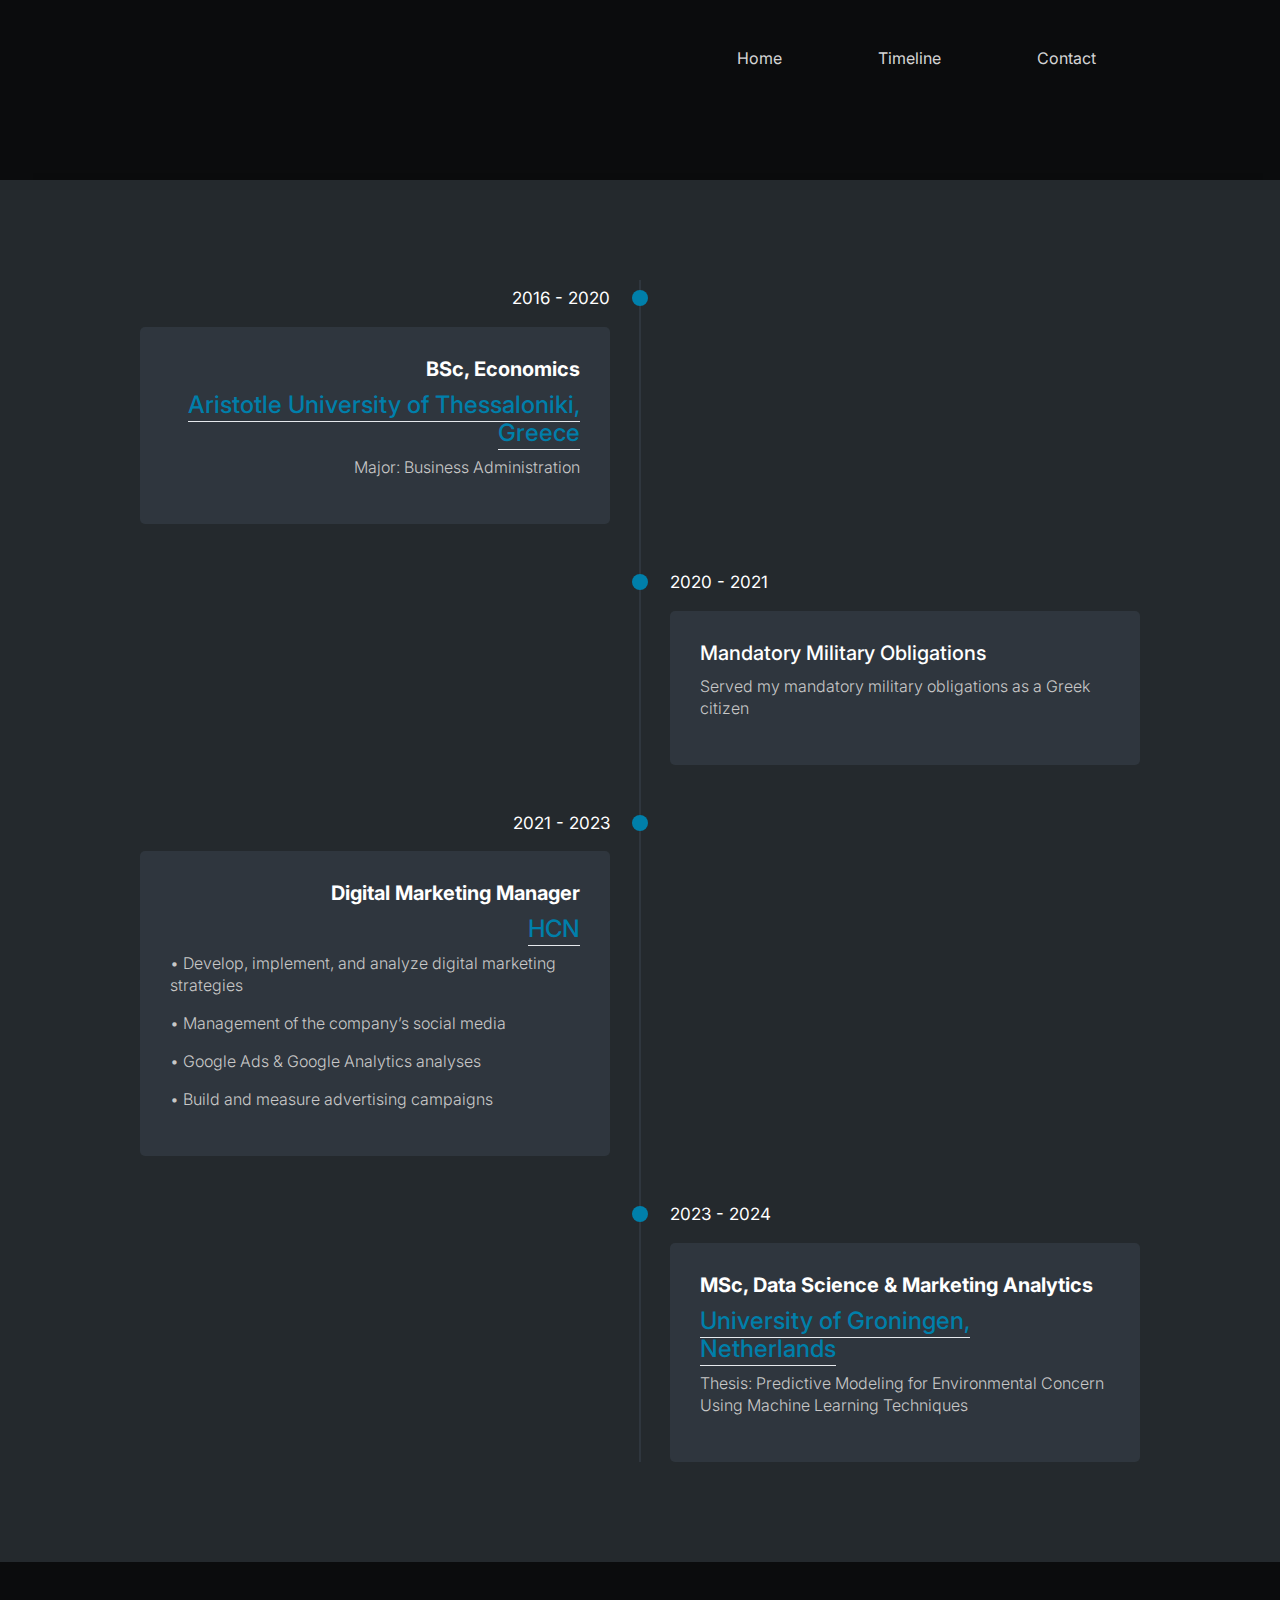
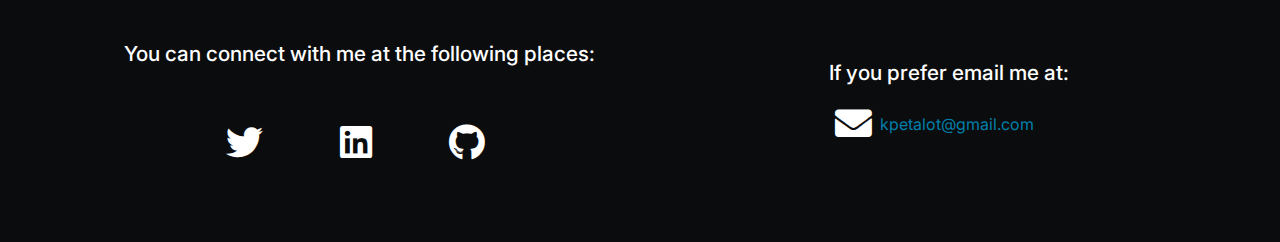
<file: timeline.html>
<!DOCTYPE html>
<html lang="en">

<head>
	<meta charset="utf-8">
	<meta name="viewport" content="width=device-width, initial-scale=1.0">
	<meta name="theme-color" content="#2E2E2E">
	<meta name="description" content="Personal website of Konstantinos Petalotis">
	<title>Timeline - Konstantinos Petalotis</title>

	<!-- STYLES -->
	<link rel="stylesheet" href="https://stackpath.bootstrapcdn.com/bootstrap/4.3.1/css/bootstrap.min.css"
		integrity="sha384-ggOyR0iXCbMQv3Xipma34MD+dH/1fQ784/j6cY/iJTQUOhcWr7x9JvoRxT2MZw1T" crossorigin="anonymous">
	<link rel="stylesheet" href="https://use.fontawesome.com/releases/v5.15.3/css/all.css" rel="preconnect prefetch">
	<link href="https://fonts.googleapis.com/icon?family=Material+Icons" rel="stylesheet">
	<link href="https://unpkg.com/aos@2.3.1/dist/aos.css" rel="stylesheet">
	<link rel="stylesheet" type="text/css" href="css/timeline.css">
	<link rel="stylesheet" href="css/styles.css">

	<!-- Jqeury -->
	<script src="https://ajax.googleapis.com/ajax/libs/jquery/3.5.1/jquery.min.js"></script>
</head>

<body>
	<div class="main">
		<div class="landing_page">
			<nav class="navbar navbar-expand-lg fadeIn-down">

				<button class="navbar-toggler ml-auto float-xs-right" type="button" data-toggle="collapse"
					data-target="#navigation" aria-controls="navbarSupportedContent" aria-expanded="false"
					aria-label="Toggle navigation" styles="color: white;">
					<span class="navbar-toggler-icon"></span>
				</button>
				<div class="collapse navbar-collapse" id="navigation">
					<ul class="navbar-nav ml-auto">
						<li class="nav-item">
							<a class="nav-link" href="index.html">Home</a>
						</li>
						<li class="nav-item">
							<a class="nav-link" href="timeline.html">Timeline</a>
						</li>
						<li class="nav-item">
							<a class="nav-link" href="#contact">Contact</a>
						</li>
					</ul>
				</div>
			</nav>
			<div class="main__section">

				<style>
					a {
						color: #007faa;
						/* Default link color */
						text-decoration: none;
						/* Remove underline */
					}

					a:hover {
						color: #00a8e1;
						/* Darker blue on hover */
					}
				</style>

				<section class="timeline-section">
					<div class="timeline-items">
						<div class="timeline-item">
							<div class="timeline-dot"></div>
							<div class="timeline-date">2016 - 2020</div>
							<div class="timeline-content">
								<h3><b>BSc, Economics</b></h3>
								<h4><a href="https://www.auth.gr/en/" target="_blank">Aristotle University of Thessaloniki, Greece</a>
								</h4>
								<p>Major: Business Administration</p>
							</div>
						</div>
						<div class="timeline-item">
							<div class="timeline-dot"></div>
							<div class="timeline-date">2020 - 2021</div>
							<div class="timeline-content">
								<h3>Μandatory military obligations</h3>
								<p>Served my mandatory military obligations as a Greek citizen</p>
							</div>
						</div>
						<div class="timeline-item">
							<div class="timeline-dot"></div>
							<div class="timeline-date">2021 - 2023</div>
							<div class="timeline-content">
								<h3><b>Digital Marketing Manager</b></h3>
								<h4><a href="https://www.hcn.gr/el/" target="_blank">HCN</a></h4>
								<p align="left">• Develop, implement, and analyze digital marketing strategies</p>
								<p align="left">• Management of the company’s social media</p>
								<p align="left">• Google Ads & Google Analytics analyses</p>
								<p align="left">• Build and measure advertising campaigns</p>
							</div>
						</div>
						<div class="timeline-item">
							<div class="timeline-dot"></div>
							<div class="timeline-date">2023 - 2024</div>
							<div class="timeline-content">
								<h3><b>MSc, Data Science & Marketing Analytics</b></h3>
								<h4><a href="https://www.rug.nl/?lang=en" target="_blank">University of Groningen, Netherlands</a></h4>
								<p>Thesis: Predictive Modeling for Environmental Concern Using Machine Learning Techniques</p>
							</div>
						</div>
					</div>
				</section>

</body>

<footer id="contact">
	<div class="footer__section">
		<div class="row no-margin">
			<div class="col-12">
				<div class="row no-margin">
					<div class="footer__section__column col-12 col-md-6">
						<div class="footer__section__column--title">
							<h3>You can connect with me at the following places:</h3>
						</div>
						<div class="footer__section__column--body">
							<div class="footer__section__column--body--social">
								<div class="row">

									<!-- Twitter -->
									<div class="col-auto">
										<a href="https://x.com/Kpetalot" data-toggle="tooltip" title="Twitter" target="_blank"
											rel="noopener"><i class="fab fa-twitter"></i></a>
									</div>

									<!-- LinkedIn -->
									<div class="col-auto">
										<a href="https://linkedin.com/in/konstantinos-petalotis" data-toggle="tooltip" title="LinkedIn"
											target="_blank" rel="noopener"><i class="fab fa-linkedin"></i></a>
									</div>

									<!-- Github -->
									<div class="col-auto">
										<a href="https://github.com/kpetalot" data-toggle="tooltip" title="GitHub" target="_blank"
											rel="noopener"><i class="fab fa-github"></i></a>
									</div>

								</div>
							</div>
						</div>
					</div>
					<div class="footer__section__column col-12 col-md-6">
						<div class="footer__section__column--title" style="width:110%;">
							<h3>If you prefer email me at:</h3>
						</div>
						<div class="footer__section__column--body">

							<!-- Email -->
							<div class="col-12 col-md email-box" style="margin-left: 14px;">
								<span>
									<i class="fas fa-envelope"></i>
									<a href="https://mail.google.com/mail/?view=cm&fs=1&to=kpetalot@gmail.com" data-toggle="tooltip"
										title="Email" target="_blank" rel="noopener">kpetalot@gmail.com
									</a>
								</span>
							</div>
						</div>

					</div>
				</div>
			</div>
		</div>
	</div>
	</div>
</footer>
<!-- Arrow navigating to the top of the page -->
<button data-scroll-class='100vh:active' id="arrow-to-top" name='go to top'><i class="fas fa-angle-up"></i></button>

</div>

</html>
</file>
<file: css/timeline.css>
@import url("https://fonts.googleapis.com/css2?family=Montserrat&display=swap");
@import url("https://fonts.googleapis.com/css2?family=Inter&display=swap");
/* Variables */
*, *::before, *::after {
  -webkit-box-sizing: border-box;
          box-sizing: border-box;
}

body, html {
  margin: 0;
  padding: 0;
  border: 0;
  font-family: 'Inter', 'Montserrat', sans-serif;
}

body .container-fluid, html .container-fluid {
  padding: 0;
}

img {
  max-width: 100%;
}

a {
  text-decoration: none;
  border-bottom: 1px solid #E6E9ED;
  padding-bottom: 2px;
  -webkit-transition: .3s;
  transition: .3s;
}

a:hover {
  text-decoration: none;
}

.fadeIn-down {
  -webkit-animation: fadein-down 1s;
  /* Safari, Chrome and Opera > 12.1 */
  /* Firefox < 16 */
  /* Internet Explorer */
  /* Opera < 12.1 */
  animation: fadein-down 1s;
}

section {
  margin-top: 5.5em;
}

@media (max-width: 768px) {
  section {
    margin-top: 3.5em;
  }
}

section h3 {
  font-weight: 600;
}

@-webkit-keyframes bg-animation {
  0% {
    background-position: left;
  }
  50% {
    background-position: right;
  }
  100% {
    background-position: left;
  }
}

@keyframes bg-animation {
  0% {
    background-position: left;
  }
  50% {
    background-position: right;
  }
  100% {
    background-position: left;
  }
}

.stand-out {
  font-weight: 600;
  font-style: italic;
}

/* MAIN */
.main {
  background: #0B0C0D;
  color: #ececec;
}

.main .navbar {
  padding-top: 2.4em;
}

.main .navbar a {
  color: #D5D5D5;
  text-decoration: none;
}

.main .navbar .navbar-brand {
  font-family: 'Comic sans',cursive;
  margin-left: 5em;
  letter-spacing: 2px;
  border-bottom: 0;
  padding-bottom: 0;
}

@media (max-width: 768px) {
  .main .navbar .navbar-brand {
    margin-left: 0.5em;
  }
}

.main .navbar .navbar-toggler {
  border-color: #ececec;
  float: right !important;
}

.main .navbar .navbar-toggler:focus {
  outline: none;
}

.main .navbar .navbar-toggler .navbar-toggler-icon {
  background-image: url("data:image/svg+xml;charset=utf8,%3Csvg viewBox='0 0 32 32' xmlns='http://www.w3.org/2000/svg'%3E%3Cpath stroke='rgba(236, 236, 236, 0.9)' stroke-width='2' stroke-linecap='round' stroke-miterlimit='10' d='M4 8h24M4 16h24M4 24h24'/%3E%3C/svg%3E");
}

.main .navbar .navbar-collapse {
  margin-right: 5em;
}

.main .navbar .nav-item a {
  margin-right: 5em;
  border: 0;
}

.main .navbar .nav-item a:after {
  display: block;
  content: '';
  border-bottom: 1px solid #ececec;
  -webkit-transform: scaleX(0);
          transform: scaleX(0);
  -webkit-transition: -webkit-transform 0.3s ease-in-out;
  transition: -webkit-transform 0.3s ease-in-out;
  transition: transform 0.3s ease-in-out;
  transition: transform 0.3s ease-in-out, -webkit-transform 0.3s ease-in-out;
  width: calc(100% + 1em);
  padding-bottom: .3em;
  -webkit-transform-origin: 0% 50%;
          transform-origin: 0% 50%;
}

.main .navbar .nav-item a:hover:after {
  -webkit-transform-origin: 0% 50%;
          transform-origin: 0% 50%;
  -webkit-transform: scaleX(1);
          transform: scaleX(1);
}

.main__section {
  -webkit-box-shadow: 8px 20px 35px -25px black;
          box-shadow: 8px 20px 35px -25px black;
}

.main__section__box {
  margin: 7em auto;
  max-width: 950px;
}

@media (max-width: 992px) {
  .main__section__box {
    margin: 3.5em auto 2.5em;
    padding: 0 2em;
  }
}

.main__section__box--prof-pic {
  text-align: center;
}

.main__section__box--prof-pic img {
  width: 100%;
  height: auto;
  max-width: 23em;
  border-radius: 50%;
}

.main__section__box--description {
  font-size: 1.2rem;
  width: 90%;
  margin: 0 auto;
  line-height: 2;
  letter-spacing: 0.1em;
}

@media (max-width: 768px) {
  .main__section__box--description {
    margin: 3em auto 1.5em;
  }
}

.main__section__box--description #greeting {
  font-size: 2em;
  margin-bottom: 0.5em;
  text-align: center;
}

.main__section .arrowDown {
  margin-bottom: 1.5em;
  text-align: center;
}

.main__section .arrowDown > svg {
  color: white;
  height: 50px;
  bottom: 10px;
  -webkit-animation: down 2s ease infinite;
          animation: down 2s ease infinite;
}

@-webkit-keyframes down {
  0% {
    opacity: 0;
    -webkit-transform: translateY(-10px);
            transform: translateY(-10px);
  }
  100% {
    opacity: 1;
  }
}

@keyframes down {
  0% {
    opacity: 0;
    -webkit-transform: translateY(-10px);
            transform: translateY(-10px);
  }
  100% {
    opacity: 1;
  }
}

.main .blog_page .main__section__header {
  text-align: center;
}

.main .blog_page .main__section__header h1 {
  font-size: 4.3em;
  margin-top: 1.5em;
  font-weight: 600;
}

.main .blog_page .main__section__header .page_description {
  margin: 3em auto 0;
  padding-bottom: 3em;
  width: 60%;
}

@media (max-width: 576px) {
  .main .blog_page .main__section__header .page_description {
    width: 80%;
  }
}

.posts-container {
  margin-top: 5em;
  text-align: center;
  color: #1A1D20;
  opacity: 0.8;
}

@media (max-width: 576px) {
  .posts-container {
    min-height: 20vh;
    width: 90%;
    margin: 5em auto;
  }
}

.timeline-section{
	background-color: #24292d;
	min-height: 100vh;
	padding: 100px 15px;
}
.timeline-items{
	max-width: 1000px;
	margin: auto;
	display: flex;
	flex-wrap: wrap;
	position: relative;
}
.timeline-items::before{
	content: '';
	position: absolute;
	width: 2px;
	height: 100%;
	background-color: #2f363e;
	left: calc(50% - 1px);
}
.timeline-item{
	margin-bottom: 40px;
	width: 100%;
	position: relative;
}
.timeline-item:last-child{
	margin-bottom: 0;
}
.timeline-item:nth-child(odd){
    padding-right: calc(50% + 30px);
	text-align: right;
}
.timeline-item:nth-child(even){
    padding-left: calc(50% + 30px);
}
.timeline-dot{
	height: 16px;
	width: 16px;
	background-color: #007faa;
	position: absolute;
	left: calc(50% - 8px);
	border-radius: 50%;
	top:10px;
}
.timeline-date{
	font-size: 17px;
	color: #ffffff;
	margin:6px 0 15px;
}
.timeline-content{
    background-color: #2f363e;
	padding: 30px;
	border-radius: 5px;
}
.timeline-content h3{
    font-size: 20px;
	color: #ffffff;
	margin:0 0 10px;
	text-transform: capitalize;
	font-weight: 500;
}
.timeline-content p{
    color: #c8c8c8;
	font-size: 16px;
	font-weight: 300;
	line-height: 22px;
}

/* responsive */
@media(max-width: 767px){
	.timeline-items::before{
		left: 7px;
	}
	.timeline-item:nth-child(odd){
		padding-right: 0;
		text-align: left;
	}
	.timeline-item:nth-child(odd),
	.timeline-item:nth-child(even){
		padding-left: 37px;
	}
	.timeline-dot{
		left:0;
	}
}

/* FOOTER */
footer {
  background-color: #0B0C0D;
  color: #fff;
}

footer .footer__section {
  width: 90%;
  max-width: 1200px;
  margin: 0 auto;
}

footer .footer__section a {
  text-decoration: none;
  border-bottom: 0;
}

footer .footer__section .no-margin {
  margin: 0;
}

footer .footer__section__column {
  text-align: center;
  -ms-flex-item-align: center;
      -ms-grid-row-align: center;
      align-self: center;
  padding: 5em 0em;
}

@media (max-width: 768px) {
  footer .footer__section__column {
    padding: 3em;
  }
}

@media (max-width: 576px) {
  footer .footer__section__column {
    padding: 3em 3em;
  }
}

@media (max-width: 372px) {
  footer .footer__section__column {
    padding: 3em 1em;
  }
}

footer .footer__section__column.meeting {
  margin-top: 0;
}

footer .footer__section__column--title {
  margin-bottom: 1.3em;
}

@media (max-width: 576px) {
  footer .footer__section__column--title {
    margin-bottom: 1em;
  }
}

footer .footer__section__column--title h3 {
  font-size: 1.3rem;
}

footer .footer__section__column--body--social .row {
  display: -webkit-box;
  display: -ms-flexbox;
  display: flex;
  -ms-flex-wrap: wrap;
      flex-wrap: wrap;
  -webkit-box-pack: justify;
      -ms-flex-pack: justify;
          justify-content: space-around;
  width: 65%;
  margin: 0 auto;
}

footer .footer__section__column--body--social i {
  margin-top: 1em;
}

@media (max-width: 768px) {
  footer .footer__section__column--body--social i {
    margin-right: 0;
  }
}

footer .footer__section__column--body i {
  font-size: 2.3rem;
  color: #fff;
  -webkit-transition: 0.3s;
  transition: 0.3s;
  margin-right: 0.2em;
}

footer .footer__section__column--body i:hover {
  color: #1544c0;
}

footer .footer__section__column--body .email-box span {
  display: -webkit-box;
  display: -ms-flexbox;
  display: flex;
  -webkit-box-align: center;
      -ms-flex-align: center;
          align-items: center;
  -webkit-box-pack: center;
      -ms-flex-pack: center;
          justify-content: center;
}

#arrow-to-top {
  position: fixed;
  width: 3.41428571em;
  height: 3.41428571em;
  background: #fff;
  border-radius: 50%;
  text-align: center;
  right: 1.85714286em;
  bottom: 3.71428571em;
  padding-top: 12px;
  -webkit-box-shadow: 0 1px 3px rgba(0, 0, 0, 0.12), 0 1px 2px rgba(0, 0, 0, 0.24);
          box-shadow: 0 1px 3px rgba(0, 0, 0, 0.12), 0 1px 2px rgba(0, 0, 0, 0.24);
  -webkit-box-shadow: 0px 0px 25px 0px rgba(0, 0, 0, 0.04);
          box-shadow: 0px 0px 25px 0px rgba(0, 0, 0, 0.04);
  z-index: 99;
  border: 1px solid #ececec;
  transition: 0.2s ease-out;
  -webkit-transition: 0.2s ease-out;
  -moz-transition: 0.2s ease-out;
  outline: none;
  border: 1px solid #1A1D20;
}

@media (max-width: 768px) {
  #arrow-to-top {
    width: 2.91428571em;
    height: 2.91428571em;
  }
}

#arrow-to-top .fas {
  color: #1A1D20;
  position: relative;
  bottom: 17.4px;
  right: 4.3px;
  padding: 15px;
  font-size: 30px;
}

@media (max-width: 768px) {
  #arrow-to-top .fas {
    right: 0.27em;
    bottom: 0.7em;
  }
}

#arrow-to-top:not(.active) {
  opacity: 0;
  transform: translate3d(0, 20px, 0);
  -webkit-transform: translate3d(0, 20px, 0);
  /*pointer-events: none;*/
}

#arrow-to-top.active:hover {
  cursor: pointer;
  transform: translate3d(0, -3px, 0);
  -webkit-transform: translate3d(0, -3px, 0);
}

@keyframes fadein-down {
  from {
    opacity: 0;
    -webkit-transform: translateY(-30px);
  }
  to {
    opacity: 1;
    -webkit-transform: translateY(0%);
  }
}

/* Firefox < 16 */

/* Safari, Chrome and Opera > 12.1 */
@-webkit-keyframes fadein-down {
  from {
    opacity: 0;
    -webkit-transform: translateY(-30px);
  }
  to {
    opacity: 1;
    -webkit-transform: translateY(0%);
  }
}

/* Internet Explorer */
/*# sourceMappingURL=styles.css.map */
</file>
<file: css/styles.css>
@import url("https://fonts.googleapis.com/css2?family=Montserrat&display=swap");
@import url("https://fonts.googleapis.com/css2?family=Inter&display=swap");
/* Variables */
*, *::before, *::after {
  -webkit-box-sizing: border-box;
          box-sizing: border-box;
}

body, html {
  margin: 0;
  padding: 0;
  border: 0;
  font-family: 'Inter', 'Montserrat', sans-serif;
}

body .container-fluid, html .container-fluid {
  padding: 0;
}

img {
  max-width: 100%;
}

a {
  text-decoration: none;
  border-bottom: 1px solid #E6E9ED;
  padding-bottom: 2px;
  -webkit-transition: .3s;
  transition: .3s;
}

a:hover {
  text-decoration: none;
}

.fadeIn-down {
  -webkit-animation: fadein-down 1s;
  /* Safari, Chrome and Opera > 12.1 */
  /* Firefox < 16 */
  /* Internet Explorer */
  /* Opera < 12.1 */
  animation: fadein-down 1s;
}

section {
  margin-top: 5.5em;
}

@media (max-width: 768px) {
  section {
    margin-top: 3.5em;
  }
}

section h3 {
  font-weight: 600;
}

@-webkit-keyframes bg-animation {
  0% {
    background-position: left;
  }
  50% {
    background-position: right;
  }
  100% {
    background-position: left;
  }
}

@keyframes bg-animation {
  0% {
    background-position: left;
  }
  50% {
    background-position: right;
  }
  100% {
    background-position: left;
  }
}

.stand-out {
  font-weight: 600;
  font-style: italic;
}

/* MAIN */
.main {
  background: #0B0C0D;
  color: #ececec;
}

.main .navbar {
  padding-top: 2.4em;
}

.main .navbar a {
  color: #D5D5D5;
  text-decoration: none;
}

.main .navbar .navbar-brand {
  font-family: 'Comic sans',cursive;
  margin-left: 5em;
  letter-spacing: 2px;
  border-bottom: 0;
  padding-bottom: 0;
}

@media (max-width: 768px) {
  .main .navbar .navbar-brand {
    margin-left: 0.5em;
  }
}

.main .navbar .navbar-toggler {
  border-color: #ececec;
  float: right !important;
}

.main .navbar .navbar-toggler:focus {
  outline: none;
}

.main .navbar .navbar-toggler .navbar-toggler-icon {
  background-image: url("data:image/svg+xml;charset=utf8,%3Csvg viewBox='0 0 32 32' xmlns='http://www.w3.org/2000/svg'%3E%3Cpath stroke='rgba(236, 236, 236, 0.9)' stroke-width='2' stroke-linecap='round' stroke-miterlimit='10' d='M4 8h24M4 16h24M4 24h24'/%3E%3C/svg%3E");
}

.main .navbar .navbar-collapse {
  margin-right: 5em;
}

.main .navbar .nav-item a {
  margin-right: 5em;
  border: 0;
}

.main .navbar .nav-item a:after {
  display: block;
  content: '';
  border-bottom: 1px solid #ececec;
  -webkit-transform: scaleX(0);
          transform: scaleX(0);
  -webkit-transition: -webkit-transform 0.3s ease-in-out;
  transition: -webkit-transform 0.3s ease-in-out;
  transition: transform 0.3s ease-in-out;
  transition: transform 0.3s ease-in-out, -webkit-transform 0.3s ease-in-out;
  width: calc(100% + 1em);
  padding-bottom: .3em;
  -webkit-transform-origin: 0% 50%;
          transform-origin: 0% 50%;
}

.main .navbar .nav-item a:hover:after {
  -webkit-transform-origin: 0% 50%;
          transform-origin: 0% 50%;
  -webkit-transform: scaleX(1);
          transform: scaleX(1);
}

.main__section {
  -webkit-box-shadow: 8px 20px 35px -25px black;
          box-shadow: 8px 20px 35px -25px black;
}

.main__section__box {
  margin: 7em auto;
  max-width: 950px;
}

@media (max-width: 992px) {
  .main__section__box {
    margin: 3.5em auto 2.5em;
    padding: 0 2em;
  }
}

.main__section__box--prof-pic {
  text-align: center;
}

.main__section__box--prof-pic img {
  width: 100%;
  height: auto;
  max-width: 23em;
  border-radius: 50%;
}

.main__section__box--description {
  font-size: 1.2rem;
  width: 100%;
  margin: 0 auto;
  line-height: 2;
  letter-spacing: 0.1em;
}

@media (max-width: 768px) {
  .main__section__box--description {
    margin: 3em auto 1.5em;
  }
}

.main__section__box--description #greeting {
  font-size: 2em;
  margin-bottom: 0.5em;
  text-align: center;
}

.main__section .arrowDown {
  margin-bottom: 1.5em;
  text-align: center;
}

.main__section .arrowDown > svg {
  color: white;
  height: 50px;
  bottom: 10px;
  -webkit-animation: down 2s ease infinite;
          animation: down 2s ease infinite;
}

@-webkit-keyframes down {
  0% {
    opacity: 0;
    -webkit-transform: translateY(-10px);
            transform: translateY(-10px);
  }
  100% {
    opacity: 1;
  }
}

@keyframes down {
  0% {
    opacity: 0;
    -webkit-transform: translateY(-10px);
            transform: translateY(-10px);
  }
  100% {
    opacity: 1;
  }
}

.main .blog_page .main__section__header {
  text-align: center;
}

.main .blog_page .main__section__header h1 {
  font-size: 4.3em;
  margin-top: 1.5em;
  font-weight: 600;
}

.main .blog_page .main__section__header .page_description {
  margin: 3em auto 0;
  padding-bottom: 3em;
  width: 60%;
}

@media (max-width: 576px) {
  .main .blog_page .main__section__header .page_description {
    width: 80%;
  }
}

.posts-container {
  margin-top: 5em;
  text-align: center;
  color: #1A1D20;
  opacity: 0.8;
}

@media (max-width: 576px) {
  .posts-container {
    min-height: 20vh;
    width: 90%;
    margin: 5em auto;
  }
}

/* ABOUT ME */
.about-me {
  font-size: 1.2rem;
}

.about-me__section {
  width: 90%;
  max-width: 950px;
  margin: 0 auto;
  padding: 0 1em;
}

.about-me__section__description {
  margin-top: 1.5em;
}

.about-me__section__description--text {
  line-height: 2em;
}

.tech__components {
  font-size: 1.2rem;
  display: -webkit-box;
  display: -ms-flexbox;
  display: flex;
  -ms-flex-wrap: wrap;
      flex-wrap: wrap;
  gap: 4em;
  -ms-flex-pack: distribute;
      justify-content: space-around;
  width: 85%;
  max-width: 1200px;
  margin: 3.5em auto 0;
  line-height: 1.6em;
}

.tech__components--component {
  padding: 1em 1.1em;
  text-align: center;
  -webkit-box-shadow: 10px 10px 25px 0px #aaa;
          box-shadow: 10px 10px 25px 0px #aaa;
  border-radius: 20px;
  max-width: 18em;
  display: -webkit-box;
  display: -ms-flexbox;
  display: flex;
  -webkit-box-orient: vertical;
  -webkit-box-direction: normal;
      -ms-flex-direction: column;
          flex-direction: column;
  -webkit-box-pack: center;
      -ms-flex-pack: center;
          justify-content: center;
}

.tech__components--component--icon {
  margin-bottom: 0.5em;
}

.tech__components--component--icon i {
  font-size: 4em;
}

.tech__components--component--text {
  margin-top: 1em;
}

.tech__components--component h4 {
  font-size: 1.4rem;
  font-weight: 800;
}

.certifications__section {
  text-align: center;
  margin: 5em auto;
  width: 85%;
  max-width: 1200px;
}

.certifications__section--left--item, .certifications__section--right--item {
  padding: 1rem 2em;
  margin: 2em 0;
  -webkit-box-shadow: 10px 10px 25px 0px #aaa;
          box-shadow: 10px 10px 25px 0px #aaa;
  border-radius: 15px;
  -webkit-transition: all 0.3s;
  transition: all 0.3s;
}

@media (max-width: 992px) {
  .certifications__section--left--item, .certifications__section--right--item {
    padding: 2rem 1em;
  }
}

@media (min-width: 576px) and (max-width: 992px) {
  .certifications__section--left--item, .certifications__section--right--item {
    min-height: 28.6%;
  }
}

.certifications__section--left--item:hover, .certifications__section--right--item:hover {
  -webkit-transform: scale(1.05);
          transform: scale(1.05);
}

.certifications__section--left--item img, .certifications__section--right--item img {
  max-width: 11em;
  min-height: 11em;
}

@media (max-width: 992px) {
  .certifications__section--left--item img, .certifications__section--right--item img {
    margin-bottom: 2em;
  }
}

.certifications__section--left--item .row, .certifications__section--right--item .row {
  display: -webkit-box;
  display: -ms-flexbox;
  display: flex;
  -webkit-box-align: center;
      -ms-flex-align: center;
          align-items: center;
}

.certifications__section a {
  color: #000;
  text-decoration: none;
}

.certifications__section span.provider {
  font-weight: 600;
}

.certifications__section #grayed-out {
  color: #aaa;
}

/* FOOTER */
footer {
  background-color: #0B0C0D;
  color: #fff;
}

footer .footer__section {
  width: 90%;
  max-width: 1200px;
  margin: 0 auto;
}

footer .footer__section a {
  text-decoration: none;
  border-bottom: 0;
}

footer .footer__section .no-margin {
  margin: 0;
}

footer .footer__section__column {
  text-align: center;
  -ms-flex-item-align: center;
      -ms-grid-row-align: center;
      align-self: center;
  padding: 5em 0em;
}

@media (max-width: 768px) {
  footer .footer__section__column {
    padding: 3em;
  }
}

@media (max-width: 576px) {
  footer .footer__section__column {
    padding: 3em 3em;
  }
}

@media (max-width: 372px) {
  footer .footer__section__column {
    padding: 3em 1em;
  }
}

footer .footer__section__column.meeting {
  margin-top: 0;
}

footer .footer__section__column--title {
  margin-bottom: 1.3em;
}

@media (max-width: 576px) {
  footer .footer__section__column--title {
    margin-bottom: 1em;
  }
}

footer .footer__section__column--title h3 {
  font-size: 1.3rem;
}

footer .footer__section__column--body--social .row {
  display: -webkit-box;
  display: -ms-flexbox;
  display: flex;
  -ms-flex-wrap: wrap;
      flex-wrap: wrap;
  -webkit-box-pack: justify;
      -ms-flex-pack: justify;
          justify-content: space-around;
  width: 60%;
  margin: 0 auto;
}

footer .footer__section__column--body--social i {
  margin-top: 1em;
}

@media (max-width: 768px) {
  footer .footer__section__column--body--social i {
    margin-right: 0;
  }
}

footer .footer__section__column--body i {
  font-size: 2.3rem;
  color: #fff;
  -webkit-transition: 0.3s;
  transition: 0.3s;
  margin-right: 0.2em;
}

footer .footer__section__column--body i:hover {
  color: #1544c0;
}

footer .footer__section__column--body .email-box span {
  display: -webkit-box;
  display: -ms-flexbox;
  display: flex;
  -webkit-box-align: center;
      -ms-flex-align: center;
          align-items: center;
  -webkit-box-pack: center;
      -ms-flex-pack: center;
          justify-content: center;
}

#arrow-to-top {
  position: fixed;
  width: 3.41428571em;
  height: 3.41428571em;
  background: #fff;
  border-radius: 50%;
  text-align: center;
  right: 1.85714286em;
  bottom: 3.71428571em;
  padding-top: 12px;
  -webkit-box-shadow: 0 1px 3px rgba(0, 0, 0, 0.12), 0 1px 2px rgba(0, 0, 0, 0.24);
          box-shadow: 0 1px 3px rgba(0, 0, 0, 0.12), 0 1px 2px rgba(0, 0, 0, 0.24);
  -webkit-box-shadow: 0px 0px 25px 0px rgba(0, 0, 0, 0.04);
          box-shadow: 0px 0px 25px 0px rgba(0, 0, 0, 0.04);
  z-index: 99;
  border: 1px solid #ececec;
  transition: 0.2s ease-out;
  -webkit-transition: 0.2s ease-out;
  -moz-transition: 0.2s ease-out;
  outline: none;
  border: 1px solid #1A1D20;
}

@media (max-width: 768px) {
  #arrow-to-top {
    width: 2.91428571em;
    height: 2.91428571em;
  }
}

#arrow-to-top .fas {
  color: #1A1D20;
  position: relative;
  bottom: 17.4px;
  right: 4.3px;
  padding: 15px;
  font-size: 30px;
}

@media (max-width: 768px) {
  #arrow-to-top .fas {
    right: 0.27em;
    bottom: 0.7em;
  }
}

#arrow-to-top:not(.active) {
  opacity: 0;
  transform: translate3d(0, 20px, 0);
  -webkit-transform: translate3d(0, 20px, 0);
  /*pointer-events: none;*/
}

#arrow-to-top.active:hover {
  cursor: pointer;
  transform: translate3d(0, -3px, 0);
  -webkit-transform: translate3d(0, -3px, 0);
}

@keyframes fadein-down {
  from {
    opacity: 0;
    -webkit-transform: translateY(-30px);
  }
  to {
    opacity: 1;
    -webkit-transform: translateY(0%);
  }
}

/* Firefox < 16 */

/* Safari, Chrome and Opera > 12.1 */
@-webkit-keyframes fadein-down {
  from {
    opacity: 0;
    -webkit-transform: translateY(-30px);
  }
  to {
    opacity: 1;
    -webkit-transform: translateY(0%);
  }
}

/* Internet Explorer */
/*# sourceMappingURL=styles.css.map */
</file>
